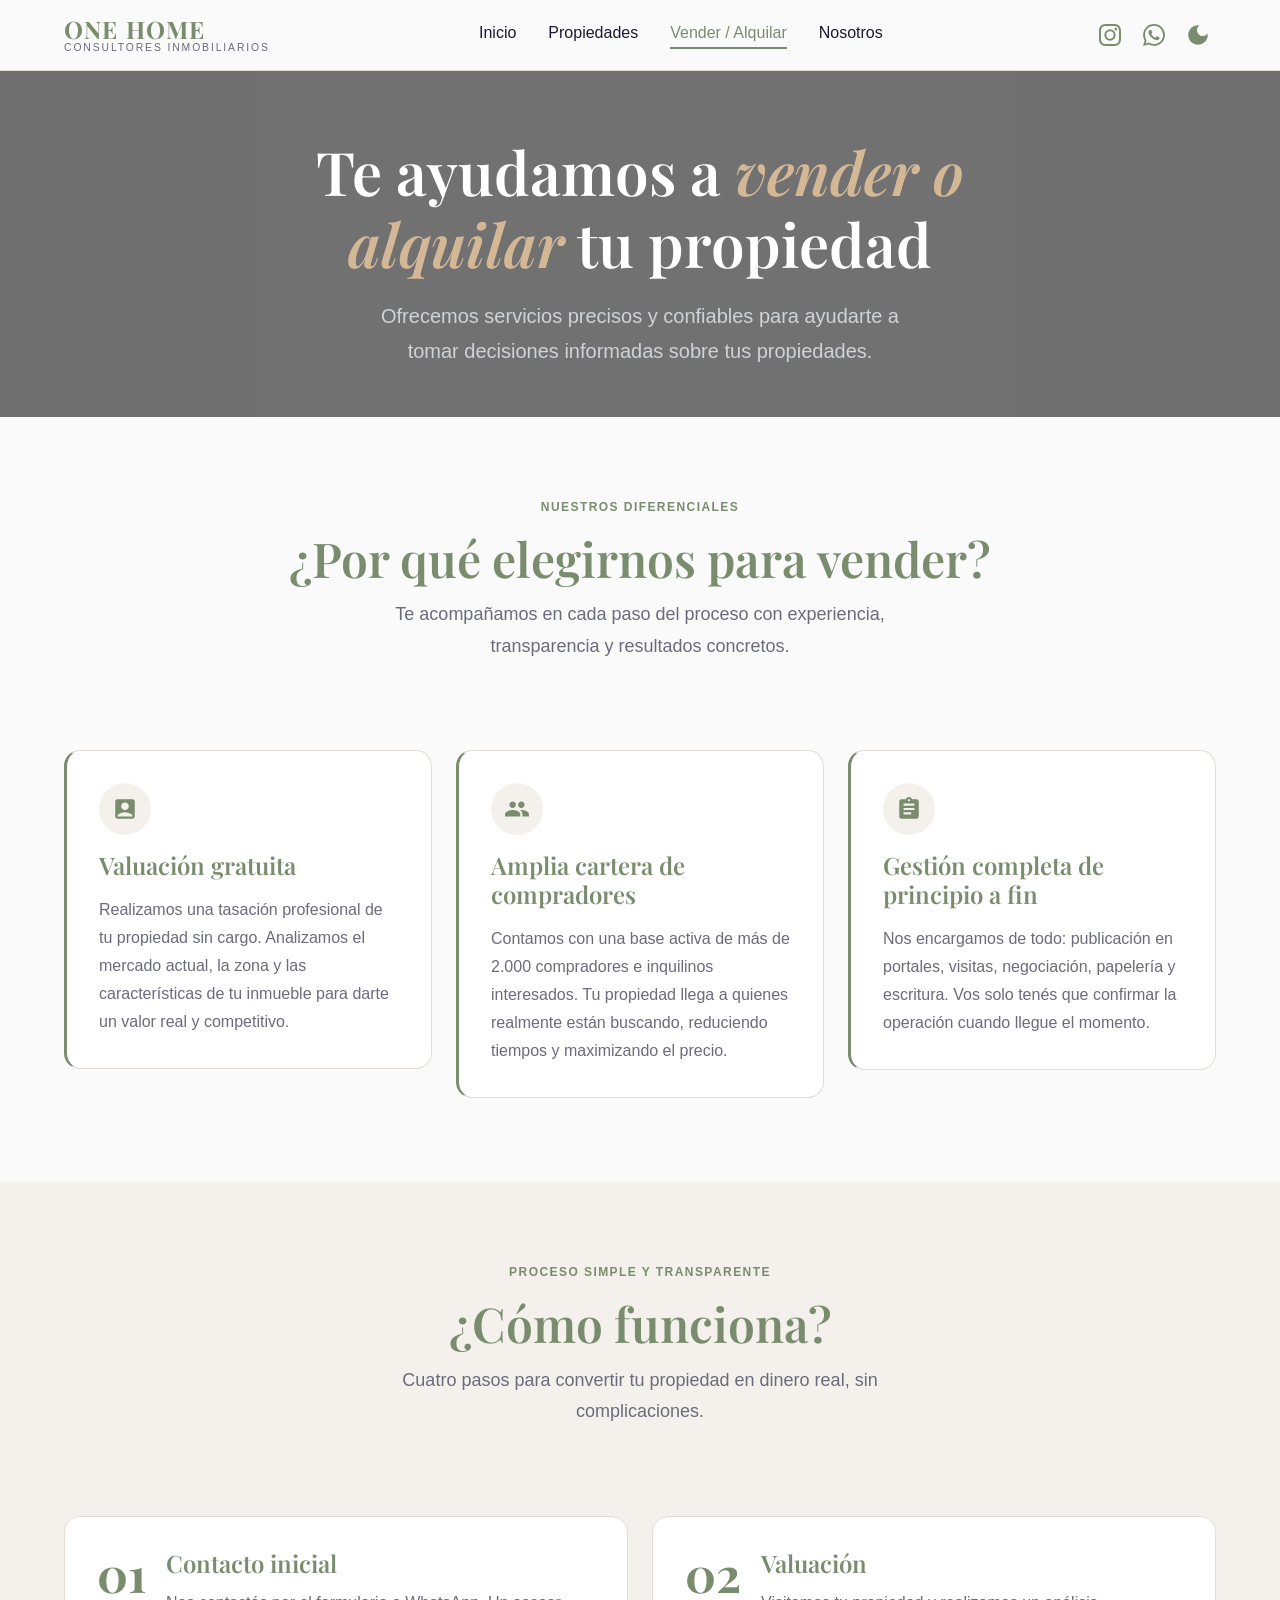
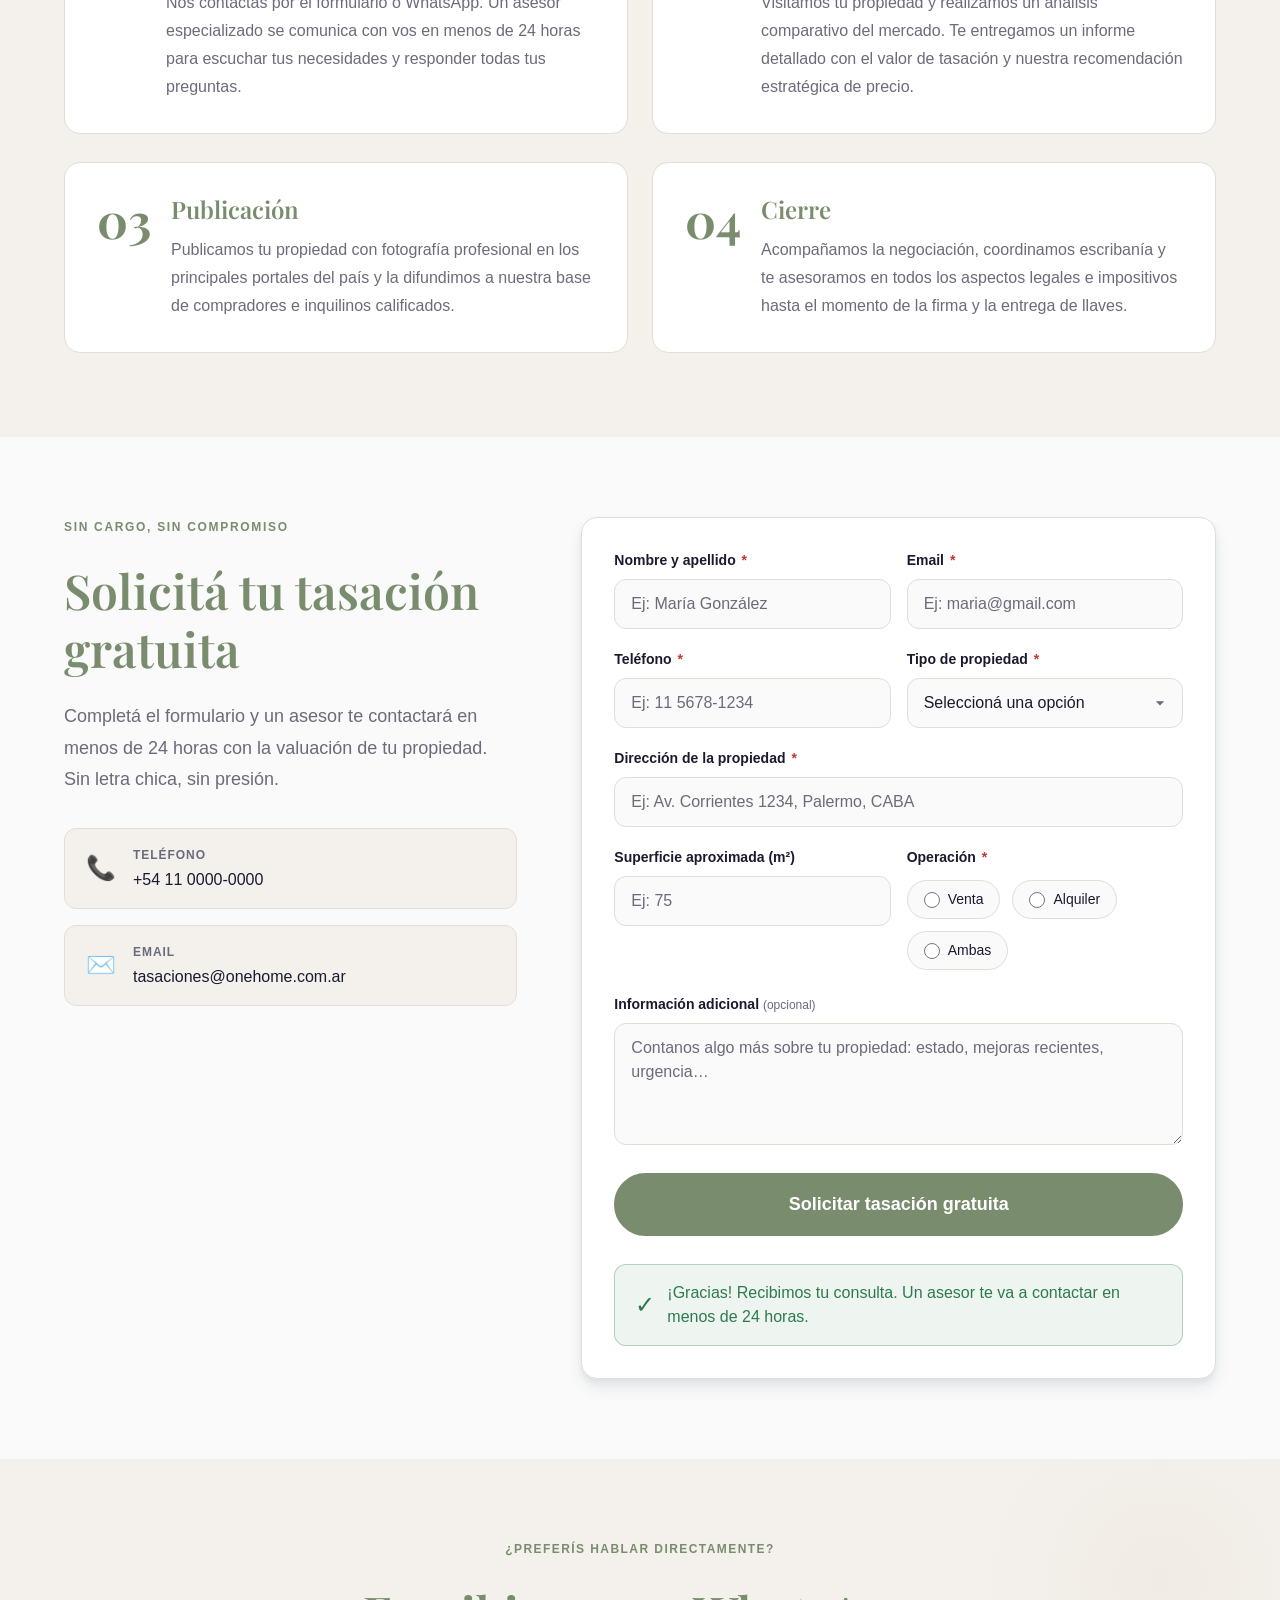
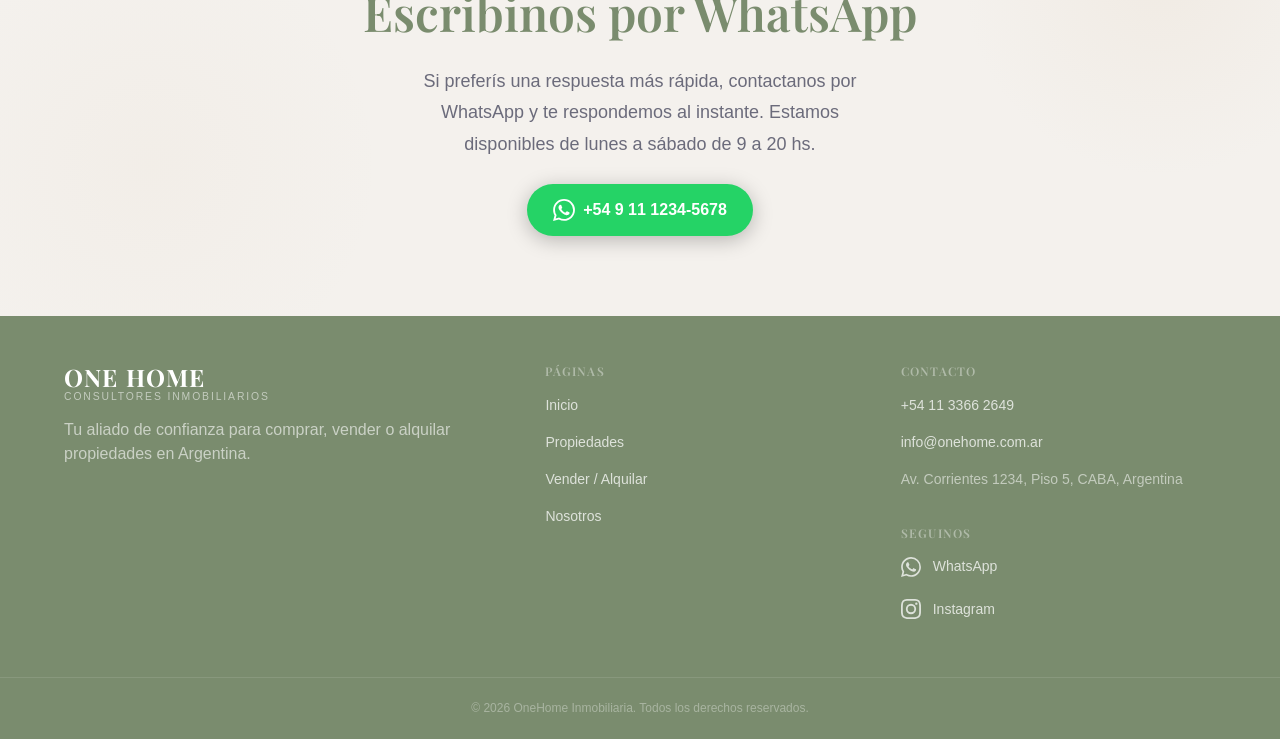
<file: pages/vender.html>
<!DOCTYPE html>
<html lang="es-AR">

<head>
  <meta charset="UTF-8" />
  <meta name="viewport" content="width=device-width, initial-scale=1.0" />

  <title>Vender o alquilar tu propiedad | OneHome Inmobiliaria</title>
  <meta name="description"
    content="Vendé o alquilá tu propiedad con OneHome Inmobiliaria. Valuación gratuita, amplia cartera de compradores y gestión completa de principio a fin. Tasación sin cargo en Argentina." />

  <meta property="og:type" content="website" />
  <meta property="og:title" content="Vender o alquilar tu propiedad | OneHome" />
  <meta property="og:description"
    content="Valuación gratuita y gestión completa para vender o alquilar tu propiedad en Argentina. Contactanos hoy." />
  <meta property="og:image" content="/assets/images/og-vender.jpg" />
  <meta property="og:url" content="https://onehome.com.ar/pages/vender.html" />
  <meta property="og:locale" content="es_AR" />

  <script type="application/ld+json">
    {
      "@context": "https://schema.org",
      "@type": "Service",
      "name": "Servicio de venta y alquiler de propiedades — OneHome Inmobiliaria",
      "url": "https://onehome.com.ar/pages/vender.html",
      "description": "Valuación gratuita, gestión completa y amplia cartera de compradores para vender o alquilar tu propiedad en Argentina.",
      "provider": {
        "@type": "RealEstateAgent",
        "name": "OneHome Inmobiliaria",
        "url": "https://onehome.com.ar",
        "logo": "/assets/images/logo.png"
      },
      "areaServed": {
        "@type": "Place",
        "name": "Buenos Aires, Argentina"
      }
    }
  </script>

  <link rel="preconnect" href="https://fonts.googleapis.com">
  <link rel="preconnect" href="https://fonts.gstatic.com" crossorigin>
  <link
    href="https://fonts.googleapis.com/css2?family=Playfair+Display:ital,wght@0,400;0,600;0,700;1,400&family=Lato:wght@300;400;700&display=swap"
    rel="stylesheet">

  <link rel="stylesheet" href="../assets/styles/main.css" />

  <link rel="icon" type="image/png" href="../assets/images/icons/favicon.png" />
</head>

<body>

  <header class="header">
    <div class="header__inner">

      <a href="../index.html" class="header__logo" aria-label="OneHome Inmobiliaria — inicio">
        <span class="header__logo-nombre">ONE HOME</span>
        <span class="header__logo-subtitulo">Consultores Inmobiliarios</span>
      </a>

      <nav class="header__nav" id="header-nav" aria-label="Navegación principal">
        <ul class="header__nav-list" role="list">
          <li><a href="../index.html" class="header__nav-link">Inicio</a></li>
          <li><a href="propiedades.html" class="header__nav-link">Propiedades</a></li>
          <li><a href="vender.html" class="header__nav-link" aria-current="page">Vender / Alquilar</a></li>
          <li><a href="nosotros.html" class="header__nav-link">Nosotros</a></li>
        </ul>
      </nav>

      <div class="header__controles" aria-label="Acciones del header">

        <a href="https://www.instagram.com/onehomeargentina/" class="header__social-link" target="_blank"
          rel="noopener noreferrer" aria-label="Seguinos en Instagram">
          <svg class="header__social-icono" xmlns="http://www.w3.org/2000/svg" viewBox="0 0 24 24" aria-hidden="true"
            focusable="false">
            <path
              d="M12 2.163c3.204 0 3.584.012 4.85.07 3.252.148 4.771 1.691 4.919 4.919.058 1.265.069 1.645.069 4.849 0 3.205-.012 3.584-.069 4.849-.149 3.225-1.664 4.771-4.919 4.919-1.266.058-1.644.07-4.85.07-3.204 0-3.584-.012-4.849-.07-3.26-.149-4.771-1.699-4.919-4.92-.058-1.265-.07-1.644-.07-4.849 0-3.204.013-3.583.07-4.849.149-3.227 1.664-4.771 4.919-4.919 1.266-.057 1.645-.069 4.849-.069zM12 0C8.741 0 8.333.014 7.053.072 2.695.272.273 2.69.073 7.052.014 8.333 0 8.741 0 12c0 3.259.014 3.668.072 4.948.2 4.358 2.618 6.78 6.98 6.98C8.333 23.986 8.741 24 12 24c3.259 0 3.668-.014 4.948-.072 4.354-.2 6.782-2.618 6.979-6.98.059-1.28.073-1.689.073-4.948 0-3.259-.014-3.667-.072-4.947-.196-4.354-2.617-6.78-6.979-6.98C15.668.014 15.259 0 12 0zm0 5.838a6.162 6.162 0 1 0 0 12.324 6.162 6.162 0 0 0 0-12.324zM12 16a4 4 0 1 1 0-8 4 4 0 0 1 0 8zm6.406-11.845a1.44 1.44 0 1 0 0 2.881 1.44 1.44 0 0 0 0-2.881z" />
          </svg>
        </a>

        <a href="https://wa.me/541133662649" class="header__social-link" target="_blank" rel="noopener noreferrer"
          aria-label="Contactanos por WhatsApp">
          <svg class="header__social-icono" xmlns="http://www.w3.org/2000/svg" viewBox="0 0 24 24" aria-hidden="true"
            focusable="false">
            <path
              d="M17.472 14.382c-.297-.149-1.758-.867-2.03-.967-.273-.099-.471-.148-.67.15-.197.297-.767.966-.94 1.164-.173.199-.347.223-.644.075-.297-.15-1.255-.463-2.39-1.475-.883-.788-1.48-1.761-1.653-2.059-.173-.297-.018-.458.13-.606.134-.133.298-.347.446-.52.149-.174.198-.298.298-.497.099-.198.05-.371-.025-.52-.075-.149-.669-1.612-.916-2.207-.242-.579-.487-.5-.669-.51-.173-.008-.371-.01-.57-.01-.198 0-.52.074-.792.372-.272.297-1.04 1.016-1.04 2.479 0 1.462 1.065 2.875 1.213 3.074.149.198 2.096 3.2 5.077 4.487.709.306 1.262.489 1.694.625.712.227 1.36.195 1.871.118.571-.085 1.758-.719 2.006-1.413.248-.694.248-1.289.173-1.413-.074-.124-.272-.198-.57-.347m-5.421 7.403h-.004a9.87 9.87 0 0 1-5.031-1.378l-.361-.214-3.741.982.998-3.648-.235-.374a9.86 9.86 0 0 1-1.51-5.26c.001-5.45 4.436-9.884 9.888-9.884 2.64 0 5.122 1.03 6.988 2.898a9.825 9.825 0 0 1 2.893 6.994c-.003 5.45-4.437 9.884-9.885 9.884m8.413-18.297A11.815 11.815 0 0 0 12.05 0C5.495 0 .16 5.335.157 11.892c0 2.096.547 4.142 1.588 5.945L.057 24l6.305-1.654a11.882 11.882 0 0 0 5.683 1.448h.005c6.554 0 11.89-5.335 11.893-11.893a11.821 11.821 0 0 0-3.48-8.413Z" />
          </svg>
        </a>

        <button class="theme-toggle" id="theme-toggle" aria-label="Cambiar a modo oscuro">
          <svg class="theme-toggle__sol" viewBox="0 0 24 24" xmlns="http://www.w3.org/2000/svg" aria-hidden="true">
            <path
              d="M12 7c-2.76 0-5 2.24-5 5s2.24 5 5 5 5-2.24 5-5-2.24-5-5-5zM2 13h2c.55 0 1-.45 1-1s-.45-1-1-1H2c-.55 0-1 .45-1 1s.45 1 1 1zm18 0h2c.55 0 1-.45 1-1s-.45-1-1-1h-2c-.55 0-1 .45-1 1s.45 1 1 1zM11 2v2c0 .55.45 1 1 1s1-.45 1-1V2c0-.55-.45-1-1-1s-1 .45-1 1zm0 18v2c0 .55.45 1 1 1s1-.45 1-1v-2c0-.55-.45-1-1-1s-1 .45-1 1zM5.99 4.58c-.39-.39-1.03-.39-1.41 0-.39.39-.39 1.03 0 1.41l1.06 1.06c.39.39 1.03.39 1.41 0s.39-1.03 0-1.41L5.99 4.58zm12.37 12.37c-.39-.39-1.03-.39-1.41 0-.39.39-.39 1.03 0 1.41l1.06 1.06c.39.39 1.03.39 1.41 0 .39-.39.39-1.03 0-1.41l-1.06-1.06zm1.06-10.96c.39-.39.39-1.03 0-1.41-.39-.39-1.03-.39-1.41 0l-1.06 1.06c-.39.39-.39 1.03 0 1.41s1.03.39 1.41 0l1.06-1.06zM7.05 18.36c.39-.39.39-1.03 0-1.41-.39-.39-1.03-.39-1.41 0l-1.06 1.06c-.39.39-.39 1.03 0 1.41s1.03.39 1.41 0l1.06-1.06z" />
          </svg>
          <svg class="theme-toggle__luna" viewBox="0 0 24 24" xmlns="http://www.w3.org/2000/svg" aria-hidden="true">
            <path
              d="M12 3c-4.97 0-9 4.03-9 9s4.03 9 9 9 9-4.03 9-9c0-.46-.04-.92-.1-1.36-.98 1.37-2.58 2.26-4.4 2.26-2.98 0-5.4-2.42-5.4-5.4 0-1.81.89-3.42 2.26-4.4-.44-.06-.9-.1-1.36-.1z" />
          </svg>
        </button>

      </div>

    </div>
  </header>

  <main id="contenido-principal">

    <section class="hero-interno" aria-labelledby="vender-titulo">
      <div class="hero-interno__inner">

        <h1 id="vender-titulo" class="hero-interno__titulo">
          Te ayudamos a <em>vender o alquilar</em> tu propiedad
        </h1>

        <p class="hero-interno__subtitulo">
          Ofrecemos servicios precisos y confiables para ayudarte a tomar decisiones informadas sobre tus propiedades.
        </p>

      </div>
    </section>

    <section class="vender-ventajas" aria-labelledby="vender-ventajas-titulo">
      <div class="vender-ventajas__inner">

        <header class="seccion-header">
          <p class="seccion-header__eyebrow">Nuestros diferenciales</p>
          <h2 id="vender-ventajas-titulo" class="seccion-header__titulo">
            ¿Por qué elegirnos para vender?
          </h2>
          <p class="seccion-header__descripcion">
            Te acompañamos en cada paso del proceso con experiencia, transparencia y resultados concretos.
          </p>
        </header>

        <ul class="vender-ventajas__lista" role="list">
          <li>
            <article class="vender-ventaja">
              <div class="vender-ventaja__icono" aria-hidden="true">
                <svg viewBox="0 0 24 24" xmlns="http://www.w3.org/2000/svg">
                  <path
                    d="M19 3H5c-1.1 0-2 .9-2 2v14c0 1.1.9 2 2 2h14c1.1 0 2-.9 2-2V5c0-1.1-.9-2-2-2zm-7 3c1.93 0 3.5 1.57 3.5 3.5S13.93 13 12 13s-3.5-1.57-3.5-3.5S10.07 6 12 6zm7 13H5v-.23c0-.62.28-1.2.76-1.58C7.47 15.82 9.64 15 12 15s4.53.82 6.24 2.19c.48.38.76.97.76 1.58V19z" />
                </svg>
              </div>
              <h3 class="vender-ventaja__titulo">Valuación gratuita</h3>
              <p class="vender-ventaja__descripcion">
                Realizamos una tasación profesional de tu propiedad sin cargo. Analizamos el mercado actual,
                la zona y las características de tu inmueble para darte un valor real y competitivo.
              </p>
            </article>
          </li>

          <li>
            <article class="vender-ventaja">
              <div class="vender-ventaja__icono" aria-hidden="true">
                <svg viewBox="0 0 24 24" xmlns="http://www.w3.org/2000/svg">
                  <path
                    d="M16 11c1.66 0 2.99-1.34 2.99-3S17.66 5 16 5c-1.66 0-3 1.34-3 3s1.34 3 3 3zm-8 0c1.66 0 2.99-1.34 2.99-3S9.66 5 8 5C6.34 5 5 6.34 5 8s1.34 3 3 3zm0 2c-2.33 0-7 1.17-7 3.5V19h14v-2.5c0-2.33-4.67-3.5-7-3.5zm8 0c-.29 0-.62.02-.97.05 1.16.84 1.97 1.97 1.97 3.45V19h6v-2.5c0-2.33-4.67-3.5-7-3.5z" />
                </svg>
              </div>
              <h3 class="vender-ventaja__titulo">Amplia cartera de compradores</h3>
              <p class="vender-ventaja__descripcion">
                Contamos con una base activa de más de 2.000 compradores e inquilinos interesados.
                Tu propiedad llega a quienes realmente están buscando, reduciendo tiempos y maximizando el precio.
              </p>
            </article>
          </li>

          <li>
            <article class="vender-ventaja">
              <div class="vender-ventaja__icono" aria-hidden="true">
                <svg viewBox="0 0 24 24" xmlns="http://www.w3.org/2000/svg">
                  <path
                    d="M19 3h-4.18C14.4 1.84 13.3 1 12 1c-1.3 0-2.4.84-2.82 2H5c-1.1 0-2 .9-2 2v14c0 1.1.9 2 2 2h14c1.1 0 2-.9 2-2V5c0-1.1-.9-2-2-2zm-7 0c.55 0 1 .45 1 1s-.45 1-1 1-1-.45-1-1 .45-1 1-1zm2 14H7v-2h7v2zm3-4H7v-2h10v2zm0-4H7V7h10v2z" />
                </svg>
              </div>
              <h3 class="vender-ventaja__titulo">Gestión completa de principio a fin</h3>
              <p class="vender-ventaja__descripcion">
                Nos encargamos de todo: publicación en portales, visitas, negociación, papelería y escritura.
                Vos solo tenés que confirmar la operación cuando llegue el momento.
              </p>
            </article>
          </li>

        </ul>
      </div>
    </section>

    <section class="como-funciona" aria-labelledby="como-funciona-titulo">
      <div class="como-funciona__inner">

        <header class="seccion-header">
          <p class="seccion-header__eyebrow">Proceso simple y transparente</p>
          <h2 id="como-funciona-titulo" class="seccion-header__titulo">
            ¿Cómo funciona?
          </h2>
          <p class="seccion-header__descripcion">
            Cuatro pasos para convertir tu propiedad en dinero real, sin complicaciones.
          </p>
        </header>

        <ol class="como-funciona__pasos" role="list">
          <li class="como-funciona__paso">
            <div class="como-funciona__numero" aria-hidden="true">01</div>
            <div class="como-funciona__contenido">
              <h3 class="como-funciona__titulo">Contacto inicial</h3>
              <p class="como-funciona__descripcion">
                Nos contactás por el formulario o WhatsApp. Un asesor especializado se comunica con vos
                en menos de 24 horas para escuchar tus necesidades y responder todas tus preguntas.
              </p>
            </div>
          </li>

          <li class="como-funciona__paso">
            <div class="como-funciona__numero" aria-hidden="true">02</div>
            <div class="como-funciona__contenido">
              <h3 class="como-funciona__titulo">Valuación</h3>
              <p class="como-funciona__descripcion">
                Visitamos tu propiedad y realizamos un análisis comparativo del mercado. Te entregamos
                un informe detallado con el valor de tasación y nuestra recomendación estratégica de precio.
              </p>
            </div>
          </li>

          <li class="como-funciona__paso">
            <div class="como-funciona__numero" aria-hidden="true">03</div>
            <div class="como-funciona__contenido">
              <h3 class="como-funciona__titulo">Publicación</h3>
              <p class="como-funciona__descripcion">
                Publicamos tu propiedad con fotografía profesional en los principales portales del país
                y la difundimos a nuestra base de compradores e inquilinos calificados.
              </p>
            </div>
          </li>

          <li class="como-funciona__paso">
            <div class="como-funciona__numero" aria-hidden="true">04</div>
            <div class="como-funciona__contenido">
              <h3 class="como-funciona__titulo">Cierre</h3>
              <p class="como-funciona__descripcion">
                Acompañamos la negociación, coordinamos escribanía y te asesoramos en todos los aspectos
                legales e impositivos hasta el momento de la firma y la entrega de llaves.
              </p>
            </div>
          </li>

        </ol>
      </div>
    </section>

    <section class="tasacion" aria-labelledby="tasacion-titulo">
      <div class="tasacion__inner">
        <div class="tasacion__info">
          <p class="tasacion__eyebrow">Sin cargo, sin compromiso</p>
          <h2 id="tasacion-titulo" class="tasacion__titulo">
            Solicitá tu tasación gratuita
          </h2>
          <p class="tasacion__descripcion">
            Completá el formulario y un asesor te contactará en menos de 24 horas con
            la valuación de tu propiedad. Sin letra chica, sin presión.
          </p>

          <div class="tasacion__contacto-rapido">
            <div class="tasacion__contacto-item">
              <span class="tasacion__contacto-icono" aria-hidden="true">📞</span>
              <div>
                <p class="tasacion__contacto-label">Teléfono</p>
                <a href="tel:+541100000000" class="tasacion__contacto-valor">+54 11 0000-0000</a>
              </div>
            </div>
            <div class="tasacion__contacto-item">
              <span class="tasacion__contacto-icono" aria-hidden="true">✉️</span>
              <div>
                <p class="tasacion__contacto-label">Email</p>
                <a href="mailto:tasaciones@onehome.com.ar"
                  class="tasacion__contacto-valor">tasaciones@onehome.com.ar</a>
              </div>
            </div>
          </div>
        </div>

        <div class="tasacion__formulario-wrapper">
          <form class="tasacion__formulario" id="form-tasacion" novalidate aria-label="Formulario de tasación gratuita">
            <div class="tasacion__fila">
              <div class="tasacion__campo">
                <label for="tasacion-nombre" class="tasacion__label">
                  Nombre y apellido <span class="tasacion__requerido" aria-hidden="true">*</span>
                </label>
                <input type="text" id="tasacion-nombre" name="nombre" class="tasacion__input"
                  placeholder="Ej: María González" autocomplete="name" required aria-required="true"
                  aria-describedby="tasacion-nombre-error" />
                <p class="tasacion__campo-error" id="tasacion-nombre-error" role="alert" hidden></p>
              </div>

              <div class="tasacion__campo">
                <label for="tasacion-email" class="tasacion__label">
                  Email <span class="tasacion__requerido" aria-hidden="true">*</span>
                </label>
                <input type="email" id="tasacion-email" name="email" class="tasacion__input"
                  placeholder="Ej: maria@gmail.com" autocomplete="email" required aria-required="true"
                  aria-describedby="tasacion-email-error" />
                <p class="tasacion__campo-error" id="tasacion-email-error" role="alert" hidden></p>
              </div>
            </div>

            <div class="tasacion__fila">
              <div class="tasacion__campo">
                <label for="tasacion-telefono" class="tasacion__label">
                  Teléfono <span class="tasacion__requerido" aria-hidden="true">*</span>
                </label>
                <input type="tel" id="tasacion-telefono" name="telefono" class="tasacion__input"
                  placeholder="Ej: 11 5678-1234" autocomplete="tel" required aria-required="true"
                  aria-describedby="tasacion-telefono-error" />
                <p class="tasacion__campo-error" id="tasacion-telefono-error" role="alert" hidden></p>
              </div>

              <div class="tasacion__campo">
                <label for="tasacion-tipo" class="tasacion__label">
                  Tipo de propiedad <span class="tasacion__requerido" aria-hidden="true">*</span>
                </label>
                <select id="tasacion-tipo" name="tipo" class="tasacion__select" required aria-required="true"
                  aria-describedby="tasacion-tipo-error">
                  <option value="">Seleccioná una opción</option>
                  <option value="casa">Casa</option>
                  <option value="departamento">Departamento</option>
                  <option value="ph">PH</option>
                  <option value="local">Local comercial</option>
                  <option value="terreno">Terreno</option>
                  <option value="oficina">Oficina</option>
                </select>
                <p class="tasacion__campo-error" id="tasacion-tipo-error" role="alert" hidden></p>
              </div>
            </div>

            <div class="tasacion__campo">
              <label for="tasacion-direccion" class="tasacion__label">
                Dirección de la propiedad <span class="tasacion__requerido" aria-hidden="true">*</span>
              </label>
              <input type="text" id="tasacion-direccion" name="direccion" class="tasacion__input"
                placeholder="Ej: Av. Corrientes 1234, Palermo, CABA" autocomplete="street-address" required
                aria-required="true" aria-describedby="tasacion-direccion-error" />
              <p class="tasacion__campo-error" id="tasacion-direccion-error" role="alert" hidden></p>
            </div>

            <div class="tasacion__fila">
              <div class="tasacion__campo">
                <label for="tasacion-superficie" class="tasacion__label">
                  Superficie aproximada (m²)
                </label>
                <input type="number" id="tasacion-superficie" name="superficie" class="tasacion__input"
                  placeholder="Ej: 75" min="1" max="99999" aria-describedby="tasacion-superficie-error" />
                <p class="tasacion__campo-error" id="tasacion-superficie-error" role="alert" hidden></p>
              </div>

              <div class="tasacion__campo">
                <label class="tasacion__label">
                  Operación <span class="tasacion__requerido" aria-hidden="true">*</span>
                </label>
                <div class="tasacion__radios" role="radiogroup" aria-label="Tipo de operación"
                  aria-describedby="tasacion-operacion-error">
                  <label class="tasacion__radio-label">
                    <input type="radio" name="operacion" value="venta" class="tasacion__radio" required />
                    <span class="tasacion__radio-texto">Venta</span>
                  </label>
                  <label class="tasacion__radio-label">
                    <input type="radio" name="operacion" value="alquiler" class="tasacion__radio" />
                    <span class="tasacion__radio-texto">Alquiler</span>
                  </label>
                  <label class="tasacion__radio-label">
                    <input type="radio" name="operacion" value="ambas" class="tasacion__radio" />
                    <span class="tasacion__radio-texto">Ambas</span>
                  </label>
                </div>
                <p class="tasacion__campo-error" id="tasacion-operacion-error" role="alert" hidden></p>
              </div>
            </div>

            <div class="tasacion__campo">
              <label for="tasacion-mensaje" class="tasacion__label">
                Información adicional <span class="tasacion__opcional">(opcional)</span>
              </label>
              <textarea id="tasacion-mensaje" name="mensaje" class="tasacion__textarea"
                placeholder="Contanos algo más sobre tu propiedad: estado, mejoras recientes, urgencia…"
                rows="4"></textarea>
            </div>

            <button type="submit" class="boton boton--primario boton--grande tasacion__btn-enviar">
              Solicitar tasación gratuita
            </button>

            <div class="tasacion__exito" id="tasacion-exito" hidden role="status" aria-live="polite">
              <span class="tasacion__exito-icono" aria-hidden="true">✓</span>
              <p class="tasacion__exito-texto">
                ¡Gracias! Recibimos tu consulta. Un asesor te va a contactar en menos de 24 horas.
              </p>
            </div>

          </form>
        </div>

      </div>
    </section>

    <section class="vender-cta" aria-labelledby="vender-cta-titulo">
      <div class="vender-cta__inner">

        <p class="vender-cta__eyebrow">¿Preferís hablar directamente?</p>
        <h2 id="vender-cta-titulo" class="vender-cta__titulo">
          Escribinos por WhatsApp
        </h2>
        <p class="vender-cta__subtitulo">
          Si preferís una respuesta más rápida, contactanos por WhatsApp y te respondemos al instante.
          Estamos disponibles de lunes a sábado de 9 a 20 hs.
        </p>

        <a href="https://wa.me/5491112345678?text=Hola%2C%20quisiera%20consultar%20sobre%20la%20tasaci%C3%B3n%20de%20mi%20propiedad"
          class="boton vender-cta__btn-wa" target="_blank" rel="noopener noreferrer"
          aria-label="Contactar a OneHome por WhatsApp para consultar sobre tasación">
          <svg xmlns="http://www.w3.org/2000/svg" viewBox="0 0 24 24" aria-hidden="true" focusable="false">
            <path
              d="M17.472 14.382c-.297-.149-1.758-.867-2.03-.967-.273-.099-.471-.148-.67.15-.197.297-.767.966-.94 1.164-.173.199-.347.223-.644.075-.297-.15-1.255-.463-2.39-1.475-.883-.788-1.48-1.761-1.653-2.059-.173-.297-.018-.458.13-.606.134-.133.298-.347.446-.52.149-.174.198-.298.298-.497.099-.198.05-.371-.025-.52-.075-.149-.669-1.612-.916-2.207-.242-.579-.487-.5-.669-.51-.173-.008-.371-.01-.57-.01-.198 0-.52.074-.792.372-.272.297-1.04 1.016-1.04 2.479 0 1.462 1.065 2.875 1.213 3.074.149.198 2.096 3.2 5.077 4.487.709.306 1.262.489 1.694.625.712.227 1.36.195 1.871.118.571-.085 1.758-.719 2.006-1.413.248-.694.248-1.289.173-1.413-.074-.124-.272-.198-.57-.347m-5.421 7.403h-.004a9.87 9.87 0 0 1-5.031-1.378l-.361-.214-3.741.982.998-3.648-.235-.374a9.86 9.86 0 0 1-1.51-5.26c.001-5.45 4.436-9.884 9.888-9.884 2.64 0 5.122 1.03 6.988 2.898a9.825 9.825 0 0 1 2.893 6.994c-.003 5.45-4.437 9.884-9.885 9.884m8.413-18.297A11.815 11.815 0 0 0 12.05 0C5.495 0 .16 5.335.157 11.892c0 2.096.547 4.142 1.588 5.945L.057 24l6.305-1.654a11.882 11.882 0 0 0 5.683 1.448h.005c6.554 0 11.89-5.335 11.893-11.893a11.821 11.821 0 0 0-3.48-8.413Z" />
          </svg>
          +54 9 11 1234-5678
        </a>

      </div>
    </section>

  </main>

  <footer class="footer">
    <div class="footer__inner">
      <div class="footer__marca">
        <a href="../index.html" class="footer__logo" aria-label="OneHome Inmobiliaria — inicio">
          <span class="footer__logo-nombre">ONE HOME</span>
          <span class="footer__logo-subtitulo">Consultores Inmobiliarios</span>
        </a>
        <p class="footer__descripcion">
          Tu aliado de confianza para comprar, vender o alquilar propiedades en Argentina.
        </p>
      </div>

      <nav class="footer__nav" aria-label="Navegación del footer">
        <h3 class="footer__nav-titulo">Páginas</h3>
        <ul class="footer__nav-lista" role="list">
          <li><a href="../index.html" class="footer__nav-link">Inicio</a></li>
          <li><a href="propiedades.html" class="footer__nav-link">Propiedades</a></li>
          <li><a href="vender.html" class="footer__nav-link">Vender / Alquilar</a></li>
          <li><a href="nosotros.html" class="footer__nav-link">Nosotros</a></li>
        </ul>
      </nav>

      <address class="footer__contacto">
        <h3 class="footer__contacto-titulo">Contacto</h3>
        <ul class="footer__contacto-lista" role="list">
          <li>
            <a href="tel:+541133662649" class="footer__contacto-link">
              +54 11 3366 2649
            </a>
          </li>
          <li>
            <a href="mailto:info@onehome.com.ar" class="footer__contacto-link">
              info@onehome.com.ar
            </a>
          </li>
          <li class="footer__contacto-direccion">
            Av. Corrientes 1234, Piso 5, CABA, Argentina
          </li>
        </ul>

        <h3 class="footer__social-titulo">Seguinos</h3>
        <ul class="footer__social-lista" role="list">
          <li>
            <a href="https://wa.me/5491133662649" class="footer__social-link" target="_blank" rel="noopener noreferrer"
              aria-label="Contactar por WhatsApp">
              <svg class="footer__social-icono" xmlns="http://www.w3.org/2000/svg" viewBox="0 0 24 24"
                aria-hidden="true" focusable="false">
                <path
                  d="M17.472 14.382c-.297-.149-1.758-.867-2.03-.967-.273-.099-.471-.148-.67.15-.197.297-.767.966-.94 1.164-.173.199-.347.223-.644.075-.297-.15-1.255-.463-2.39-1.475-.883-.788-1.48-1.761-1.653-2.059-.173-.297-.018-.458.13-.606.134-.133.298-.347.446-.52.149-.174.198-.298.298-.497.099-.198.05-.371-.025-.52-.075-.149-.669-1.612-.916-2.207-.242-.579-.487-.5-.669-.51-.173-.008-.371-.01-.57-.01-.198 0-.52.074-.792.372-.272.297-1.04 1.016-1.04 2.479 0 1.462 1.065 2.875 1.213 3.074.149.198 2.096 3.2 5.077 4.487.709.306 1.262.489 1.694.625.712.227 1.36.195 1.871.118.571-.085 1.758-.719 2.006-1.413.248-.694.248-1.289.173-1.413-.074-.124-.272-.198-.57-.347m-5.421 7.403h-.004a9.87 9.87 0 0 1-5.031-1.378l-.361-.214-3.741.982.998-3.648-.235-.374a9.86 9.86 0 0 1-1.51-5.26c.001-5.45 4.436-9.884 9.888-9.884 2.64 0 5.122 1.03 6.988 2.898a9.825 9.825 0 0 1 2.893 6.994c-.003 5.45-4.437 9.884-9.885 9.884m8.413-18.297A11.815 11.815 0 0 0 12.05 0C5.495 0 .16 5.335.157 11.892c0 2.096.547 4.142 1.588 5.945L.057 24l6.305-1.654a11.882 11.882 0 0 0 5.683 1.448h.005c6.554 0 11.89-5.335 11.893-11.893a11.821 11.821 0 0 0-3.48-8.413Z" />
              </svg>
              <span class="footer__social-nombre">WhatsApp</span>
            </a>
          </li>
          <li>
            <a href="https://instagram.com/onehomeargentina" class="footer__social-link" target="_blank"
              rel="noopener noreferrer" aria-label="OneHome en Instagram">
              <svg class="footer__social-icono" xmlns="http://www.w3.org/2000/svg" viewBox="0 0 24 24"
                aria-hidden="true" focusable="false">
                <path
                  d="M12 2.163c3.204 0 3.584.012 4.85.07 3.252.148 4.771 1.691 4.919 4.919.058 1.265.069 1.645.069 4.849 0 3.205-.012 3.584-.069 4.849-.149 3.225-1.664 4.771-4.919 4.919-1.266.058-1.644.07-4.85.07-3.204 0-3.584-.012-4.849-.07-3.26-.149-4.771-1.699-4.919-4.92-.058-1.265-.07-1.644-.07-4.849 0-3.204.013-3.583.07-4.849.149-3.227 1.664-4.771 4.919-4.919 1.266-.057 1.645-.069 4.849-.069zM12 0C8.741 0 8.333.014 7.053.072 2.695.272.273 2.69.073 7.052.014 8.333 0 8.741 0 12c0 3.259.014 3.668.072 4.948.2 4.358 2.618 6.78 6.98 6.98C8.333 23.986 8.741 24 12 24c3.259 0 3.668-.014 4.948-.072 4.354-.2 6.782-2.618 6.979-6.98.059-1.28.073-1.689.073-4.948 0-3.259-.014-3.667-.072-4.947-.196-4.354-2.617-6.78-6.979-6.98C15.668.014 15.259 0 12 0zm0 5.838a6.162 6.162 0 1 0 0 12.324 6.162 6.162 0 0 0 0-12.324zM12 16a4 4 0 1 1 0-8 4 4 0 0 1 0 8zm6.406-11.845a1.44 1.44 0 1 0 0 2.881 1.44 1.44 0 0 0 0-2.881z" />
              </svg>
              <span class="footer__social-nombre">Instagram</span>
            </a>
          </li>
        </ul>
      </address>

    </div>

    <div class="footer__legal">
      <p class="footer__copyright">
        &copy; 2026 OneHome Inmobiliaria. Todos los derechos reservados.
      </p>
    </div>
  </footer>

  <nav class="nav-mobile" aria-label="Navegación móvil">
    <ul class="nav-mobile__list" role="list">

      <li class="nav-mobile__item">
        <a href="../index.html" class="nav-mobile__link" aria-label="Inicio">
          <svg viewBox="0 0 24 24" xmlns="http://www.w3.org/2000/svg" aria-hidden="true">
            <path d="M10 20v-6h4v6h5v-8h3L12 3 2 12h3v8z" />
          </svg>
          <span>Inicio</span>
        </a>
      </li>

      <li class="nav-mobile__item">
        <a href="propiedades.html" class="nav-mobile__link" aria-label="Propiedades">
          <svg viewBox="0 0 24 24" xmlns="http://www.w3.org/2000/svg" aria-hidden="true">
            <path
              d="M17 11V3H7v4H3v14h8v-4h2v4h8V11h-4zM7 19H5v-2h2v2zm0-4H5v-2h2v2zm0-4H5v-2h2v2zm4 4H9v-2h2v2zm0-4H9v-2h2v2zm0-4H9V5h2v2zm4 8h-2v-2h2v2zm0-4h-2v-2h2v2zm0-4h-2V5h2v2zm4 12h-2v-2h2v2zm0-4h-2v-2h2v2z" />
          </svg>
          <span>Propiedades</span>
        </a>
      </li>

      <li class="nav-mobile__item">
        <a href="vender.html" class="nav-mobile__link" aria-current="page" aria-label="Vender">
          <svg viewBox="0 0 24 24" xmlns="http://www.w3.org/2000/svg" aria-hidden="true">
            <path
              d="M21.41 11.58l-9-9C12.05 2.22 11.55 2 11 2H4c-1.1 0-2 .9-2 2v7c0 .55.22 1.05.59 1.42l9 9c.36.36.86.58 1.41.58.55 0 1.05-.22 1.41-.59l7-7c.37-.36.59-.86.59-1.41 0-.55-.23-1.06-.59-1.42zM5.5 7C4.67 7 4 6.33 4 5.5S4.67 4 5.5 4 7 4.67 7 5.5 6.33 7 5.5 7z" />
          </svg>
          <span>Vender</span>
        </a>
      </li>

      <li class="nav-mobile__item">
        <a href="nosotros.html" class="nav-mobile__link" aria-label="Nosotros">
          <svg viewBox="0 0 24 24" xmlns="http://www.w3.org/2000/svg" aria-hidden="true">
            <path
              d="M16 11c1.66 0 2.99-1.34 2.99-3S17.66 5 16 5c-1.66 0-3 1.34-3 3s1.34 3 3 3zm-8 0c1.66 0 2.99-1.34 2.99-3S9.66 5 8 5C6.34 5 5 6.34 5 8s1.34 3 3 3zm0 2c-2.33 0-7 1.17-7 3.5V19h14v-2.5c0-2.33-4.67-3.5-7-3.5zm8 0c-.29 0-.62.02-.97.05 1.16.84 1.97 1.97 1.97 3.45V19h6v-2.5c0-2.33-4.67-3.5-7-3.5z" />
          </svg>
          <span>Nosotros</span>
        </a>
      </li>

    </ul>
  </nav>

  <script type="module" src="../assets/js/pages/vender-page.js"></script>

</body>

</html>
</file>
<file: assets/styles/main.css>
@import './base/reset.css';
@import './base/variables.css';
@import './base/typography.css';
@import './base/animations.css';

@import './components/theme-toggle.css';
@import './components/header.css';
@import './components/footer.css';
@import './components/cards.css';

@import './pages/home.css';
@import './pages/nosotros.css';
@import './pages/propiedades.css';
@import './pages/vender.css';
@import './pages/ficha.css';
</file>
